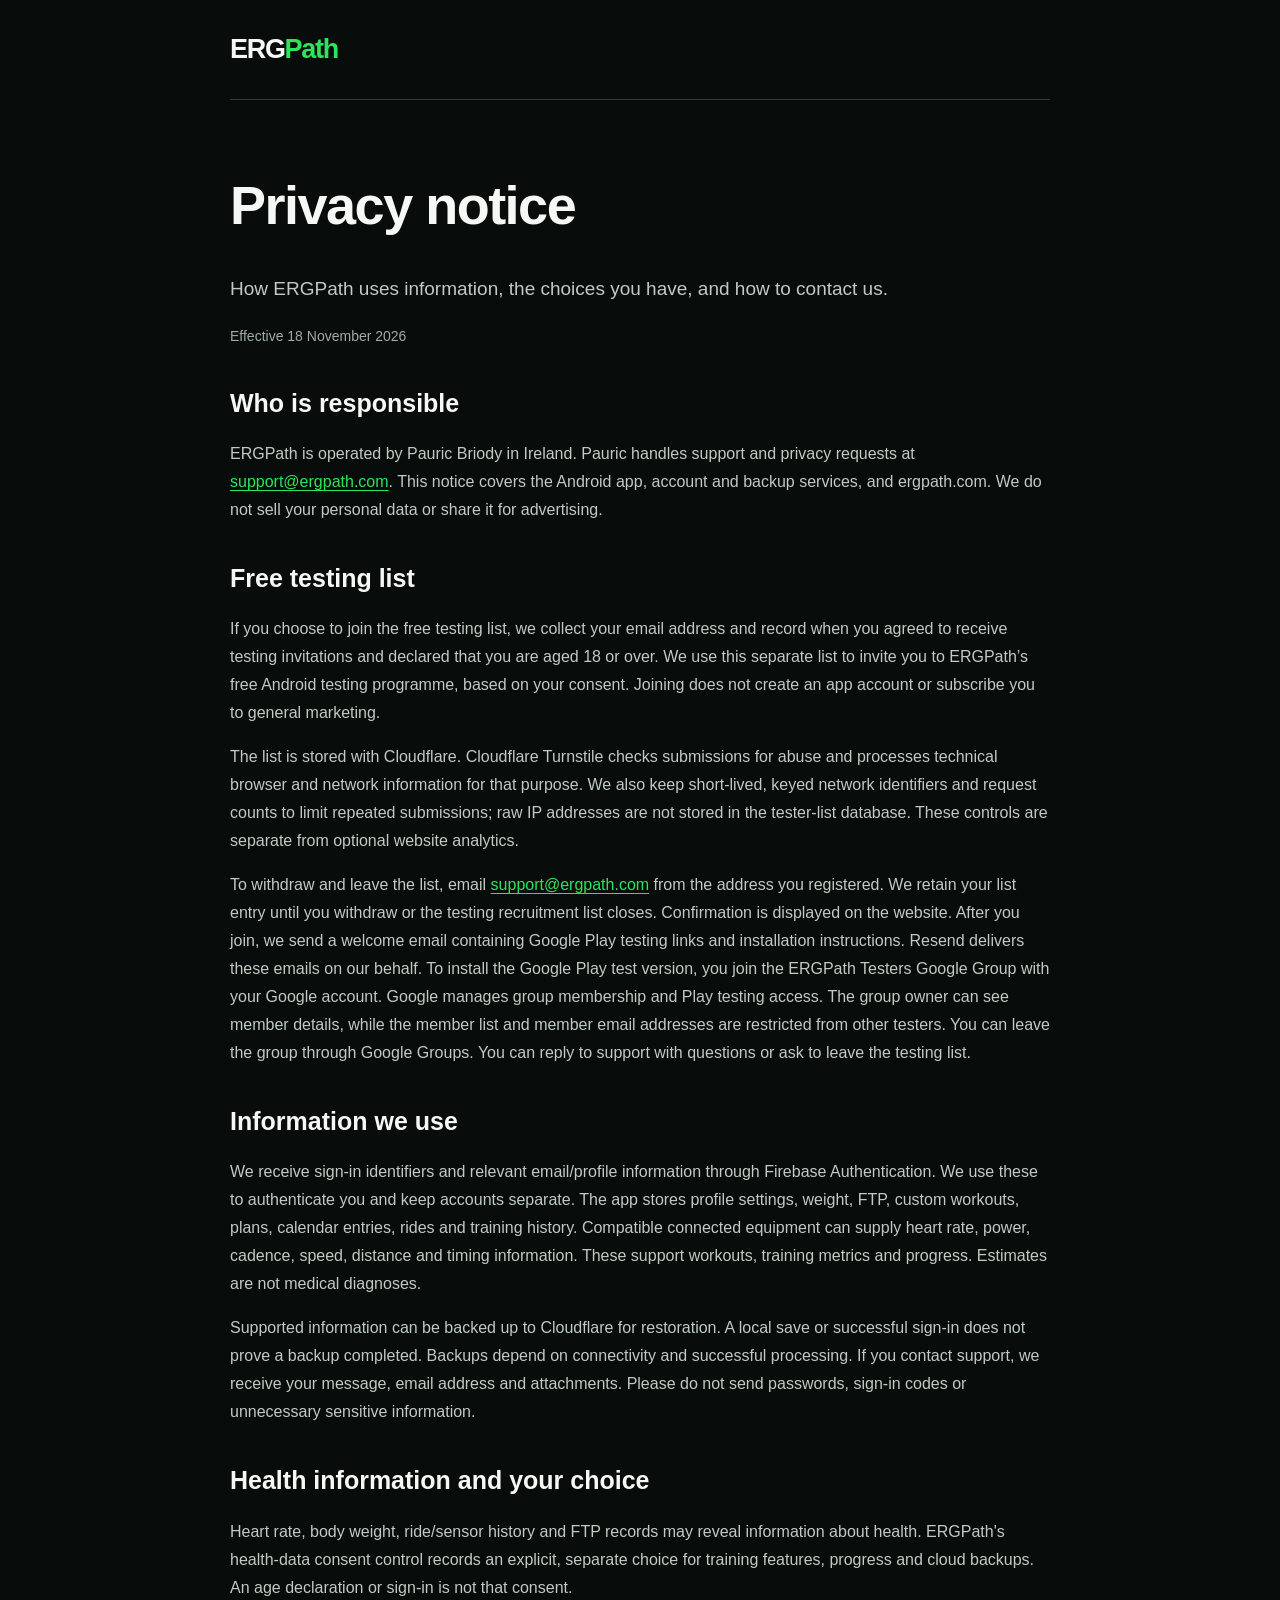
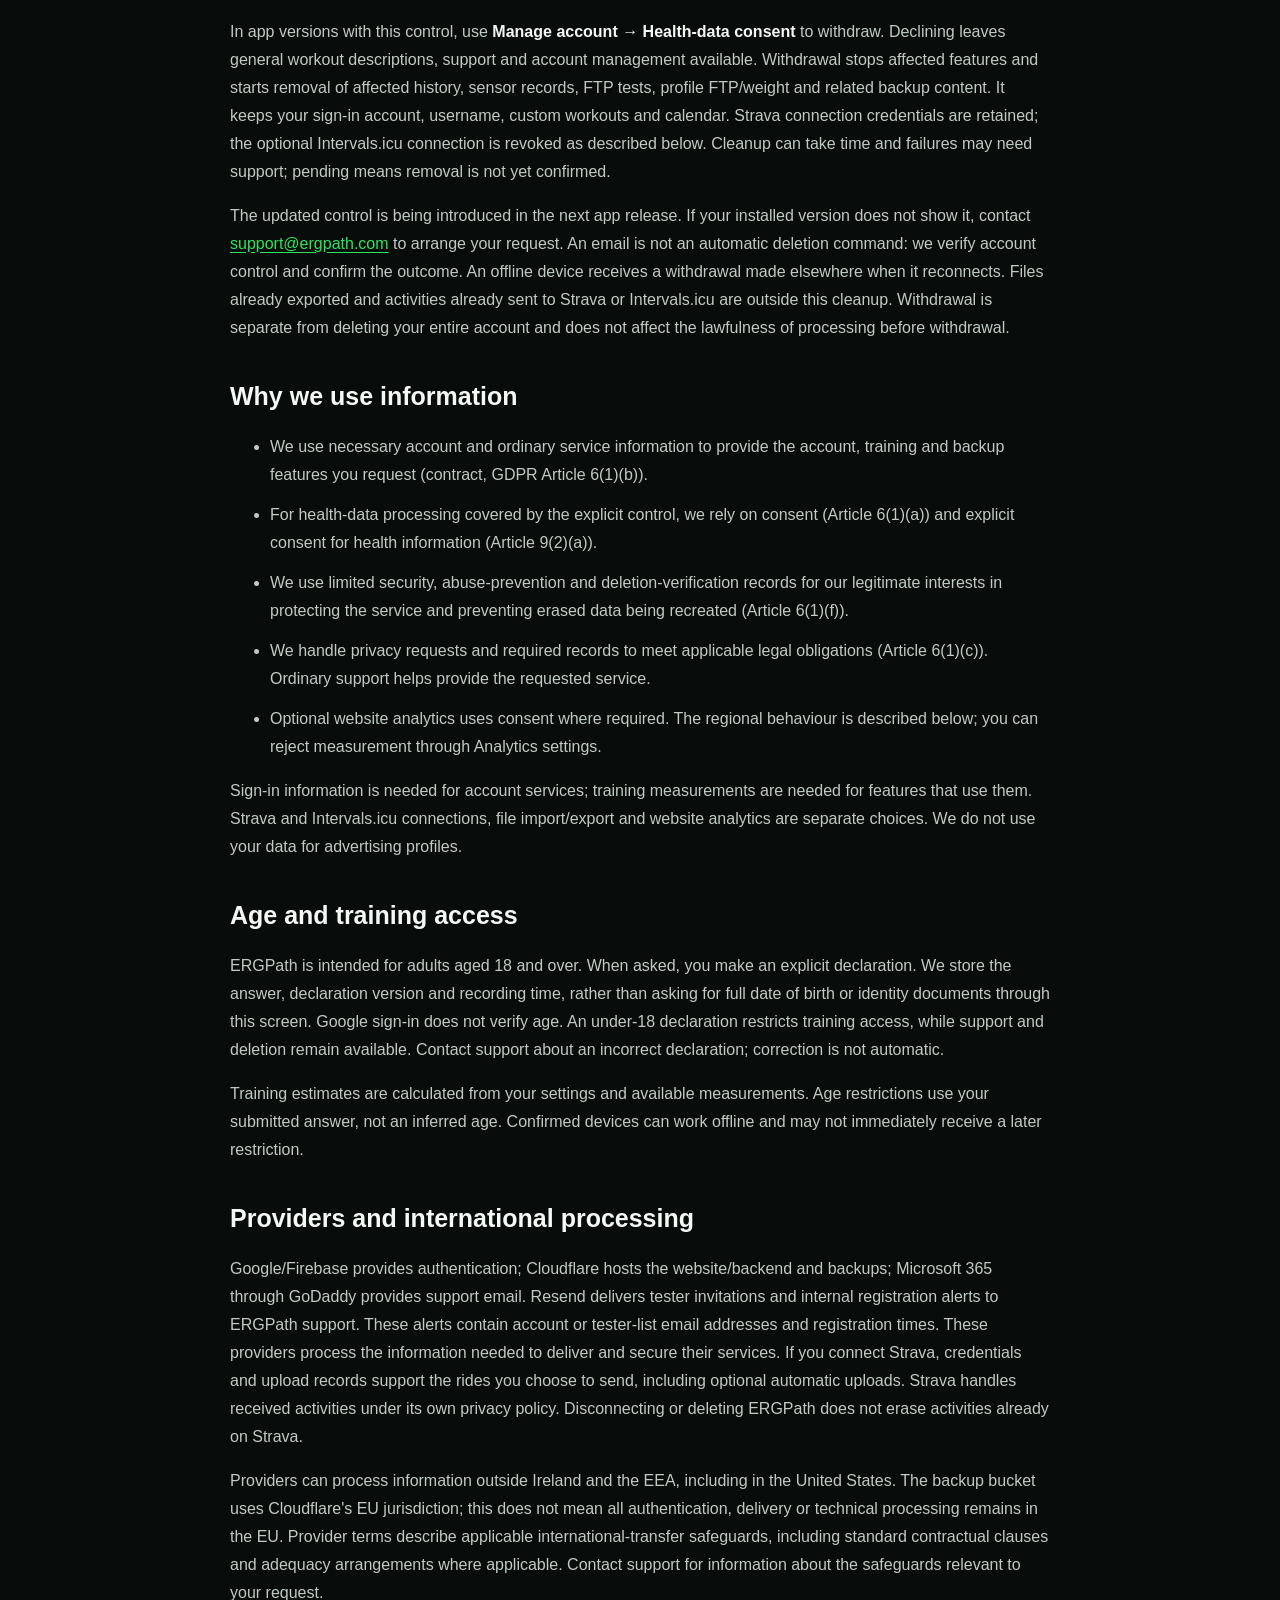
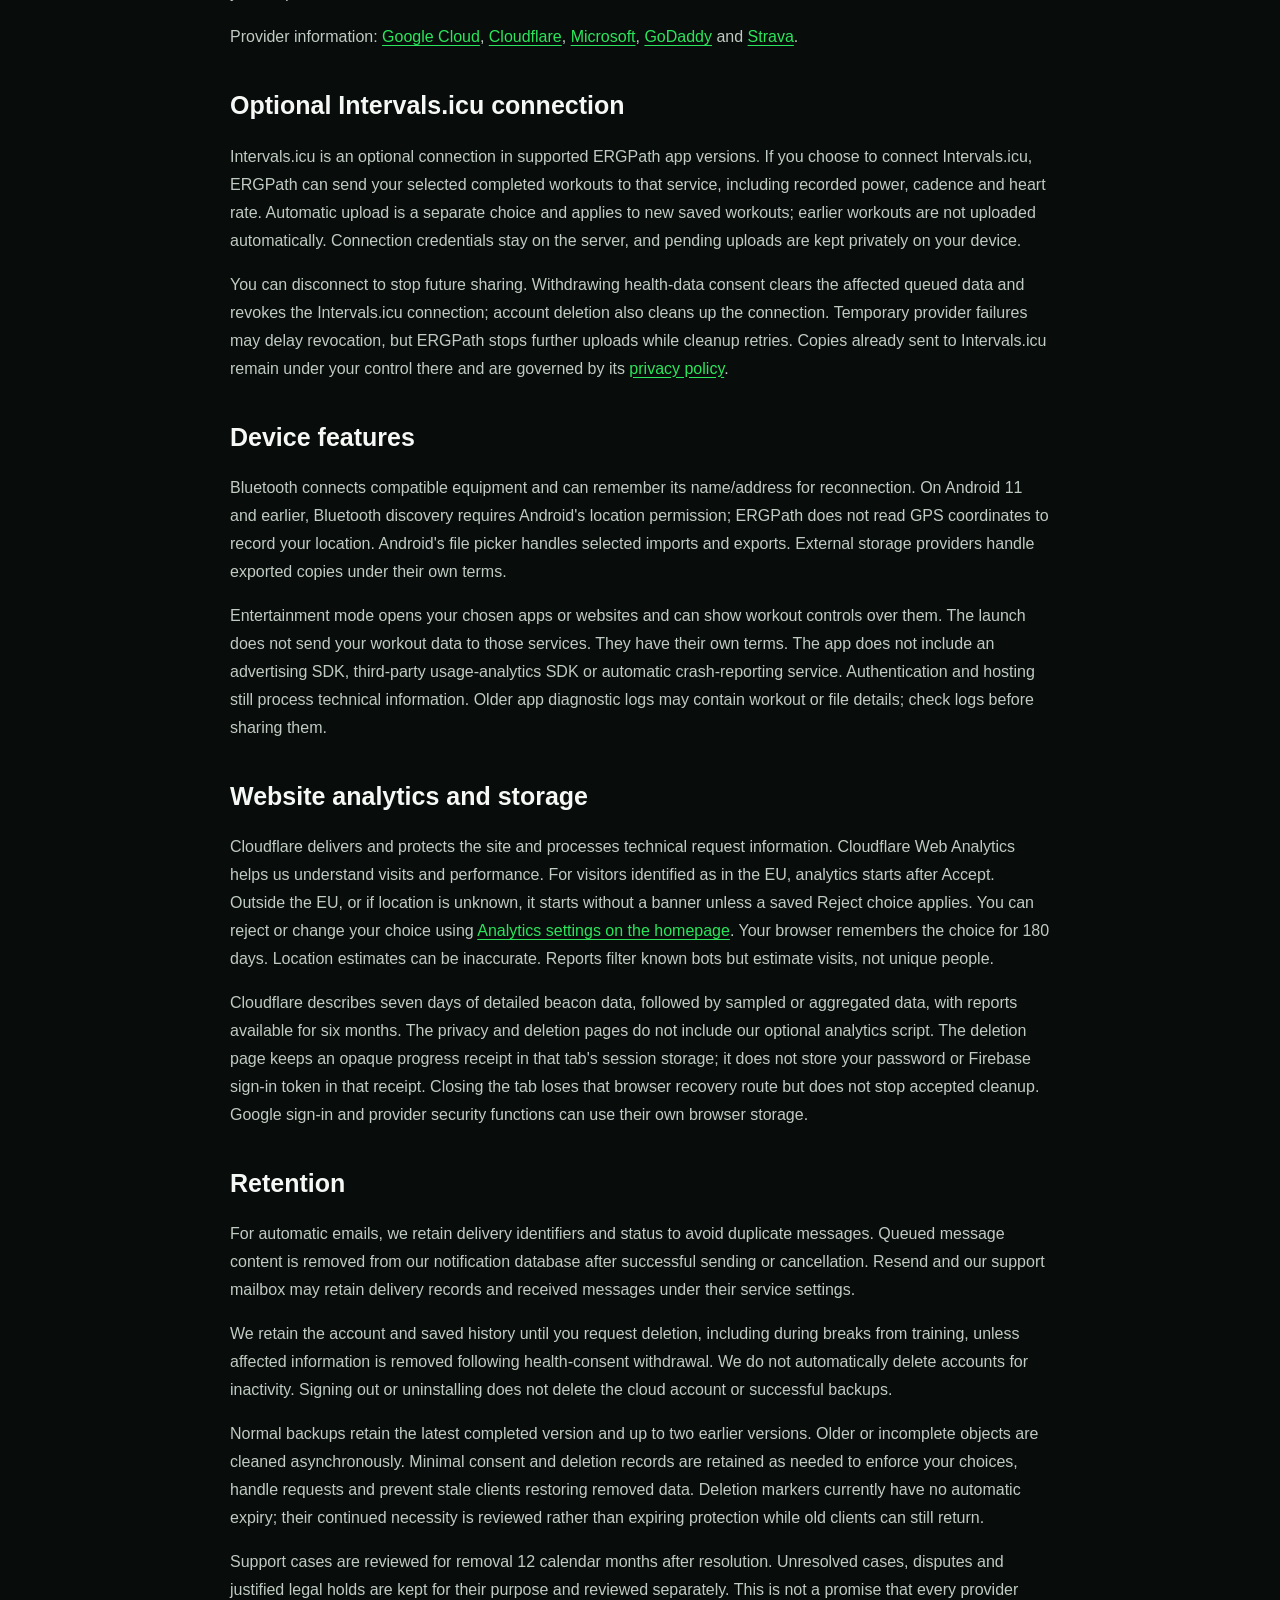
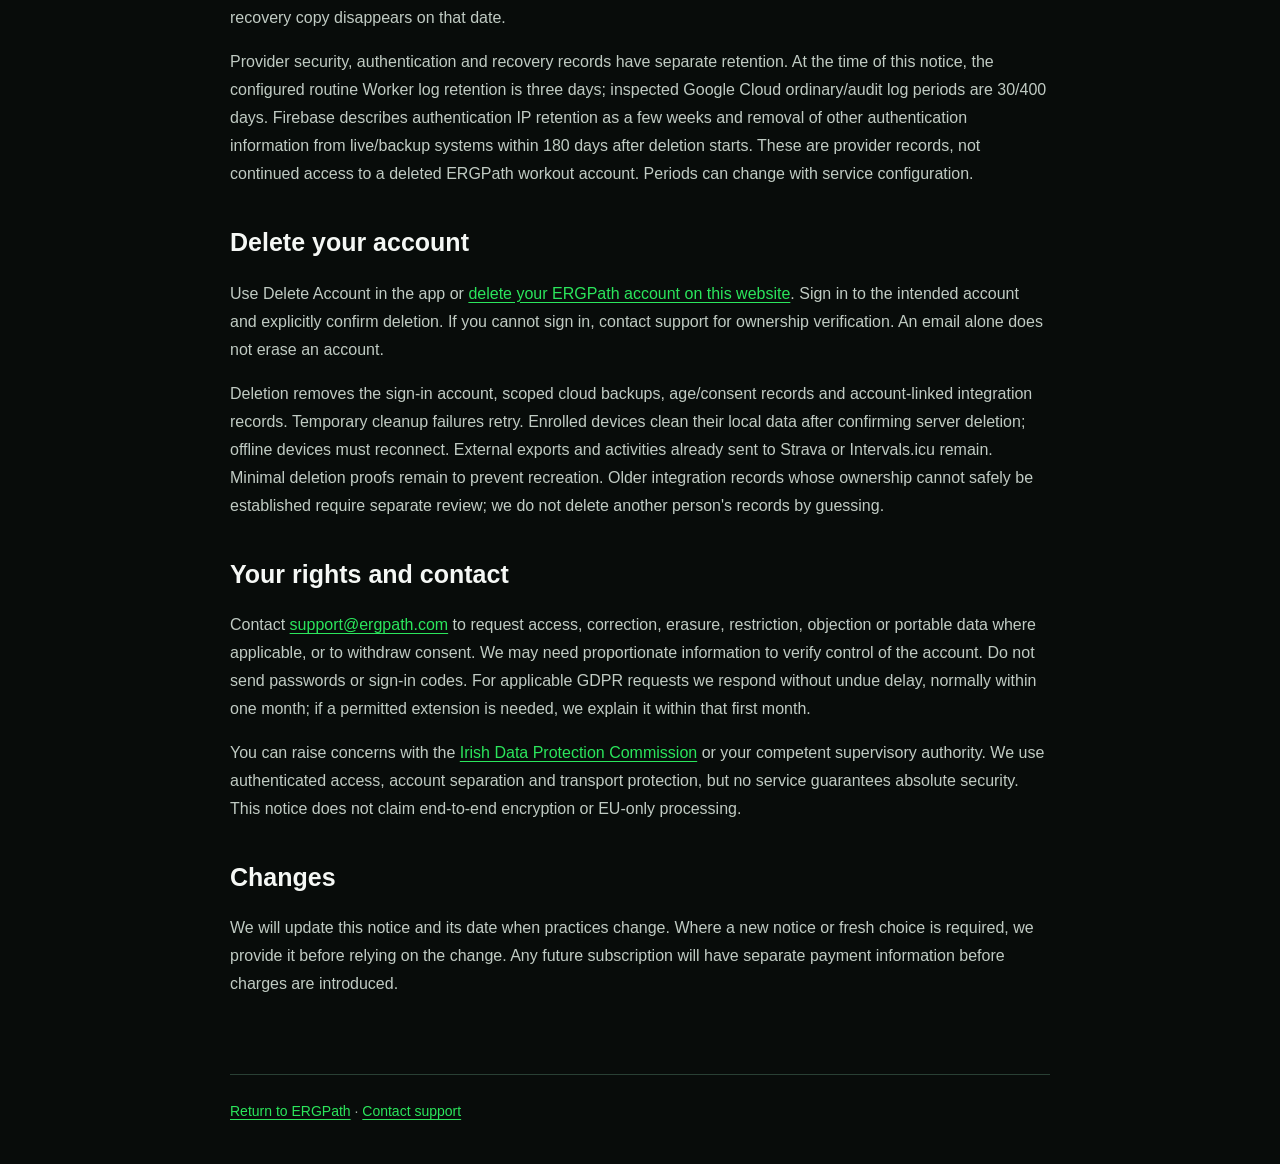
<file: privacy.html>
<!doctype html><html lang="en"><head><meta charset="utf-8"><meta name="viewport" content="width=device-width,initial-scale=1"><meta name="theme-color" content="#080c0a"><meta name="description" content="ERGPath privacy notice, health-data choices and account deletion."><title>Privacy notice — ERGPath</title><style>:root{color-scheme:dark}*{box-sizing:border-box}body{margin:0;background:#080c0a;color:#f5f8f5;font:16px/1.75 Arial,Helvetica,sans-serif}header,main,footer{width:min(820px,calc(100% - 40px));margin:auto}header{padding:26px 0;border-bottom:1px solid #294034}.logo{font-size:27px;font-weight:900;letter-spacing:-1.3px;color:#f5f8f5;text-decoration:none}.logo span,a{color:#2be65c}a{text-underline-offset:3px;overflow-wrap:anywhere}a:focus-visible{outline:3px solid #2be65c;outline-offset:4px}main{padding:40px 0 60px}h1{font-size:clamp(36px,7vw,54px);line-height:1.1;letter-spacing:-1.5px}h2{font-size:25px;line-height:1.3;margin-top:38px}p,li{color:#c0cbc3}.intro{font-size:19px}.date,footer{color:#a0ada4;font-size:14px}li{margin:12px 0}footer{border-top:1px solid #294034;padding:24px 0 40px}strong{color:#f5f8f5}.skip{position:absolute;top:-100px}.skip:focus{top:0;background:#080c0a;padding:12px}@media(max-width:480px){body{font-size:16px}h2{font-size:23px}main{padding-top:22px}ul{padding-left:22px}}</style></head><body><a class="skip" href="#main">Skip to privacy notice</a><header><a class="logo" href="/" aria-label="ERGPath home">ERG<span>Path</span></a></header><main id="main"><h1>Privacy notice</h1>
<p class="intro">How ERGPath uses information, the choices you have, and how to contact us.</p>
<p class="date">Effective 18 November 2026</p>
<h2>Who is responsible</h2>
<p>ERGPath is operated by Pauric Briody in Ireland. Pauric handles support and privacy requests at <a href="mailto:support@ergpath.com">support@ergpath.com</a>. This notice covers the Android app, account and backup services, and ergpath.com. We do not sell your personal data or share it for advertising.</p>
<h2 id="testing-list">Free testing list</h2><p>If you choose to join the free testing list, we collect your email address and record when you agreed to receive testing invitations and declared that you are aged 18 or over. We use this separate list to invite you to ERGPath’s free Android testing programme, based on your consent. Joining does not create an app account or subscribe you to general marketing.</p><p>The list is stored with Cloudflare. Cloudflare Turnstile checks submissions for abuse and processes technical browser and network information for that purpose. We also keep short-lived, keyed network identifiers and request counts to limit repeated submissions; raw IP addresses are not stored in the tester-list database. These controls are separate from optional website analytics.</p><p>To withdraw and leave the list, email <a href="mailto:support@ergpath.com?subject=Leave%20the%20testing%20list">support@ergpath.com</a> from the address you registered. We retain your list entry until you withdraw or the testing recruitment list closes. Confirmation is displayed on the website. After you join, we send a welcome email containing Google Play testing links and installation instructions. Resend delivers these emails on our behalf. To install the Google Play test version, you join the ERGPath Testers Google Group with your Google account. Google manages group membership and Play testing access. The group owner can see member details, while the member list and member email addresses are restricted from other testers. You can leave the group through Google Groups. You can reply to support with questions or ask to leave the testing list.</p><h2>Information we use</h2>
<p>We receive sign-in identifiers and relevant email/profile information through Firebase Authentication. We use these to authenticate you and keep accounts separate. The app stores profile settings, weight, FTP, custom workouts, plans, calendar entries, rides and training history. Compatible connected equipment can supply heart rate, power, cadence, speed, distance and timing information. These support workouts, training metrics and progress. Estimates are not medical diagnoses.</p>
<p>Supported information can be backed up to Cloudflare for restoration. A local save or successful sign-in does not prove a backup completed. Backups depend on connectivity and successful processing. If you contact support, we receive your message, email address and attachments. Please do not send passwords, sign-in codes or unnecessary sensitive information.</p>
<h2>Health information and your choice</h2>
<p>Heart rate, body weight, ride/sensor history and FTP records may reveal information about health. ERGPath's health-data consent control records an explicit, separate choice for training features, progress and cloud backups. An age declaration or sign-in is not that consent.</p>
<p>In app versions with this control, use <strong>Manage account → Health-data consent</strong> to withdraw. Declining leaves general workout descriptions, support and account management available. Withdrawal stops affected features and starts removal of affected history, sensor records, FTP tests, profile FTP/weight and related backup content. It keeps your sign-in account, username, custom workouts and calendar. Strava connection credentials are retained; the optional Intervals.icu connection is revoked as described below. Cleanup can take time and failures may need support; pending means removal is not yet confirmed.</p>
<p>The updated control is being introduced in the next app release. If your installed version does not show it, contact <a href="mailto:support@ergpath.com">support@ergpath.com</a> to arrange your request. An email is not an automatic deletion command: we verify account control and confirm the outcome. An offline device receives a withdrawal made elsewhere when it reconnects. Files already exported and activities already sent to Strava or Intervals.icu are outside this cleanup. Withdrawal is separate from deleting your entire account and does not affect the lawfulness of processing before withdrawal.</p>
<h2>Why we use information</h2>
<ul><li>We use necessary account and ordinary service information to provide the account, training and backup features you request (contract, GDPR Article 6(1)(b)).</li><li>For health-data processing covered by the explicit control, we rely on consent (Article 6(1)(a)) and explicit consent for health information (Article 9(2)(a)).</li><li>We use limited security, abuse-prevention and deletion-verification records for our legitimate interests in protecting the service and preventing erased data being recreated (Article 6(1)(f)).</li><li>We handle privacy requests and required records to meet applicable legal obligations (Article 6(1)(c)). Ordinary support helps provide the requested service.</li><li>Optional website analytics uses consent where required. The regional behaviour is described below; you can reject measurement through Analytics settings.</li></ul>
<p>Sign-in information is needed for account services; training measurements are needed for features that use them. Strava and Intervals.icu connections, file import/export and website analytics are separate choices. We do not use your data for advertising profiles.</p>
<h2>Age and training access</h2>
<p>ERGPath is intended for adults aged 18 and over. When asked, you make an explicit declaration. We store the answer, declaration version and recording time, rather than asking for full date of birth or identity documents through this screen. Google sign-in does not verify age. An under-18 declaration restricts training access, while support and deletion remain available. Contact support about an incorrect declaration; correction is not automatic.</p>
<p>Training estimates are calculated from your settings and available measurements. Age restrictions use your submitted answer, not an inferred age. Confirmed devices can work offline and may not immediately receive a later restriction.</p>
<h2>Providers and international processing</h2>
<p>Google/Firebase provides authentication; Cloudflare hosts the website/backend and backups; Microsoft 365 through GoDaddy provides support email. Resend delivers tester invitations and internal registration alerts to ERGPath support. These alerts contain account or tester-list email addresses and registration times. These providers process the information needed to deliver and secure their services. If you connect Strava, credentials and upload records support the rides you choose to send, including optional automatic uploads. Strava handles received activities under its own privacy policy. Disconnecting or deleting ERGPath does not erase activities already on Strava.</p>
<p>Providers can process information outside Ireland and the EEA, including in the United States. The backup bucket uses Cloudflare's EU jurisdiction; this does not mean all authentication, delivery or technical processing remains in the EU. Provider terms describe applicable international-transfer safeguards, including standard contractual clauses and adequacy arrangements where applicable. Contact support for information about the safeguards relevant to your request.</p>
<p>Provider information: <a href="https://cloud.google.com/terms/data-processing-addendum">Google Cloud</a>, <a href="https://www.cloudflare.com/cloudflare-customer-dpa/">Cloudflare</a>, <a href="https://www.microsoft.com/licensing/docs/view/Microsoft-Products-and-Services-Data-Protection-Addendum-DPA">Microsoft</a>, <a href="https://www.godaddy.com/agreements/showdoc?pageid=8887">GoDaddy</a> and <a href="https://www.strava.com/legal/privacy">Strava</a>.</p>
<h2>Optional Intervals.icu connection</h2>
<p>Intervals.icu is an optional connection in supported ERGPath app versions. If you choose to connect Intervals.icu, ERGPath can send your selected completed workouts to that service, including recorded power, cadence and heart rate. Automatic upload is a separate choice and applies to new saved workouts; earlier workouts are not uploaded automatically. Connection credentials stay on the server, and pending uploads are kept privately on your device.</p>
<p>You can disconnect to stop future sharing. Withdrawing health-data consent clears the affected queued data and revokes the Intervals.icu connection; account deletion also cleans up the connection. Temporary provider failures may delay revocation, but ERGPath stops further uploads while cleanup retries. Copies already sent to Intervals.icu remain under your control there and are governed by its <a href="https://www.intervals.icu/privacy-policy/">privacy policy</a>.</p>
<h2>Device features</h2>
<p>Bluetooth connects compatible equipment and can remember its name/address for reconnection. On Android 11 and earlier, Bluetooth discovery requires Android's location permission; ERGPath does not read GPS coordinates to record your location. Android's file picker handles selected imports and exports. External storage providers handle exported copies under their own terms.</p>
<p>Entertainment mode opens your chosen apps or websites and can show workout controls over them. The launch does not send your workout data to those services. They have their own terms. The app does not include an advertising SDK, third-party usage-analytics SDK or automatic crash-reporting service. Authentication and hosting still process technical information. Older app diagnostic logs may contain workout or file details; check logs before sharing them.</p>
<h2>Website analytics and storage</h2>
<p>Cloudflare delivers and protects the site and processes technical request information. Cloudflare Web Analytics helps us understand visits and performance. For visitors identified as in the EU, analytics starts after Accept. Outside the EU, or if location is unknown, it starts without a banner unless a saved Reject choice applies. You can reject or change your choice using <a href="/#analytics-settings">Analytics settings on the homepage</a>. Your browser remembers the choice for 180 days. Location estimates can be inaccurate. Reports filter known bots but estimate visits, not unique people.</p>
<p>Cloudflare describes seven days of detailed beacon data, followed by sampled or aggregated data, with reports available for six months. The privacy and deletion pages do not include our optional analytics script. The deletion page keeps an opaque progress receipt in that tab's session storage; it does not store your password or Firebase sign-in token in that receipt. Closing the tab loses that browser recovery route but does not stop accepted cleanup. Google sign-in and provider security functions can use their own browser storage.</p>
<h2>Retention</h2><p>For automatic emails, we retain delivery identifiers and status to avoid duplicate messages. Queued message content is removed from our notification database after successful sending or cancellation. Resend and our support mailbox may retain delivery records and received messages under their service settings.</p>
<p>We retain the account and saved history until you request deletion, including during breaks from training, unless affected information is removed following health-consent withdrawal. We do not automatically delete accounts for inactivity. Signing out or uninstalling does not delete the cloud account or successful backups.</p>
<p>Normal backups retain the latest completed version and up to two earlier versions. Older or incomplete objects are cleaned asynchronously. Minimal consent and deletion records are retained as needed to enforce your choices, handle requests and prevent stale clients restoring removed data. Deletion markers currently have no automatic expiry; their continued necessity is reviewed rather than expiring protection while old clients can still return.</p>
<p>Support cases are reviewed for removal 12 calendar months after resolution. Unresolved cases, disputes and justified legal holds are kept for their purpose and reviewed separately. This is not a promise that every provider recovery copy disappears on that date.</p>
<p>Provider security, authentication and recovery records have separate retention. At the time of this notice, the configured routine Worker log retention is three days; inspected Google Cloud ordinary/audit log periods are 30/400 days. Firebase describes authentication IP retention as a few weeks and removal of other authentication information from live/backup systems within 180 days after deletion starts. These are provider records, not continued access to a deleted ERGPath workout account. Periods can change with service configuration.</p>
<h2>Delete your account</h2>
<p>Use Delete Account in the app or <a href="/delete-account">delete your ERGPath account on this website</a>. Sign in to the intended account and explicitly confirm deletion. If you cannot sign in, contact support for ownership verification. An email alone does not erase an account.</p>
<p>Deletion removes the sign-in account, scoped cloud backups, age/consent records and account-linked integration records. Temporary cleanup failures retry. Enrolled devices clean their local data after confirming server deletion; offline devices must reconnect. External exports and activities already sent to Strava or Intervals.icu remain. Minimal deletion proofs remain to prevent recreation. Older integration records whose ownership cannot safely be established require separate review; we do not delete another person's records by guessing.</p>
<h2>Your rights and contact</h2>
<p>Contact <a href="mailto:support@ergpath.com">support@ergpath.com</a> to request access, correction, erasure, restriction, objection or portable data where applicable, or to withdraw consent. We may need proportionate information to verify control of the account. Do not send passwords or sign-in codes. For applicable GDPR requests we respond without undue delay, normally within one month; if a permitted extension is needed, we explain it within that first month.</p>
<p>You can raise concerns with the <a href="https://www.dataprotection.ie/en/individuals/exercising-your-rights/raising-concern-commission">Irish Data Protection Commission</a> or your competent supervisory authority. We use authenticated access, account separation and transport protection, but no service guarantees absolute security. This notice does not claim end-to-end encryption or EU-only processing.</p>
<h2>Changes</h2><p>We will update this notice and its date when practices change. Where a new notice or fresh choice is required, we provide it before relying on the change. Any future subscription will have separate payment information before charges are introduced.</p></main><footer><a href="/">Return to ERGPath</a> · <a href="mailto:support@ergpath.com">Contact support</a></footer></body></html>
</file>
